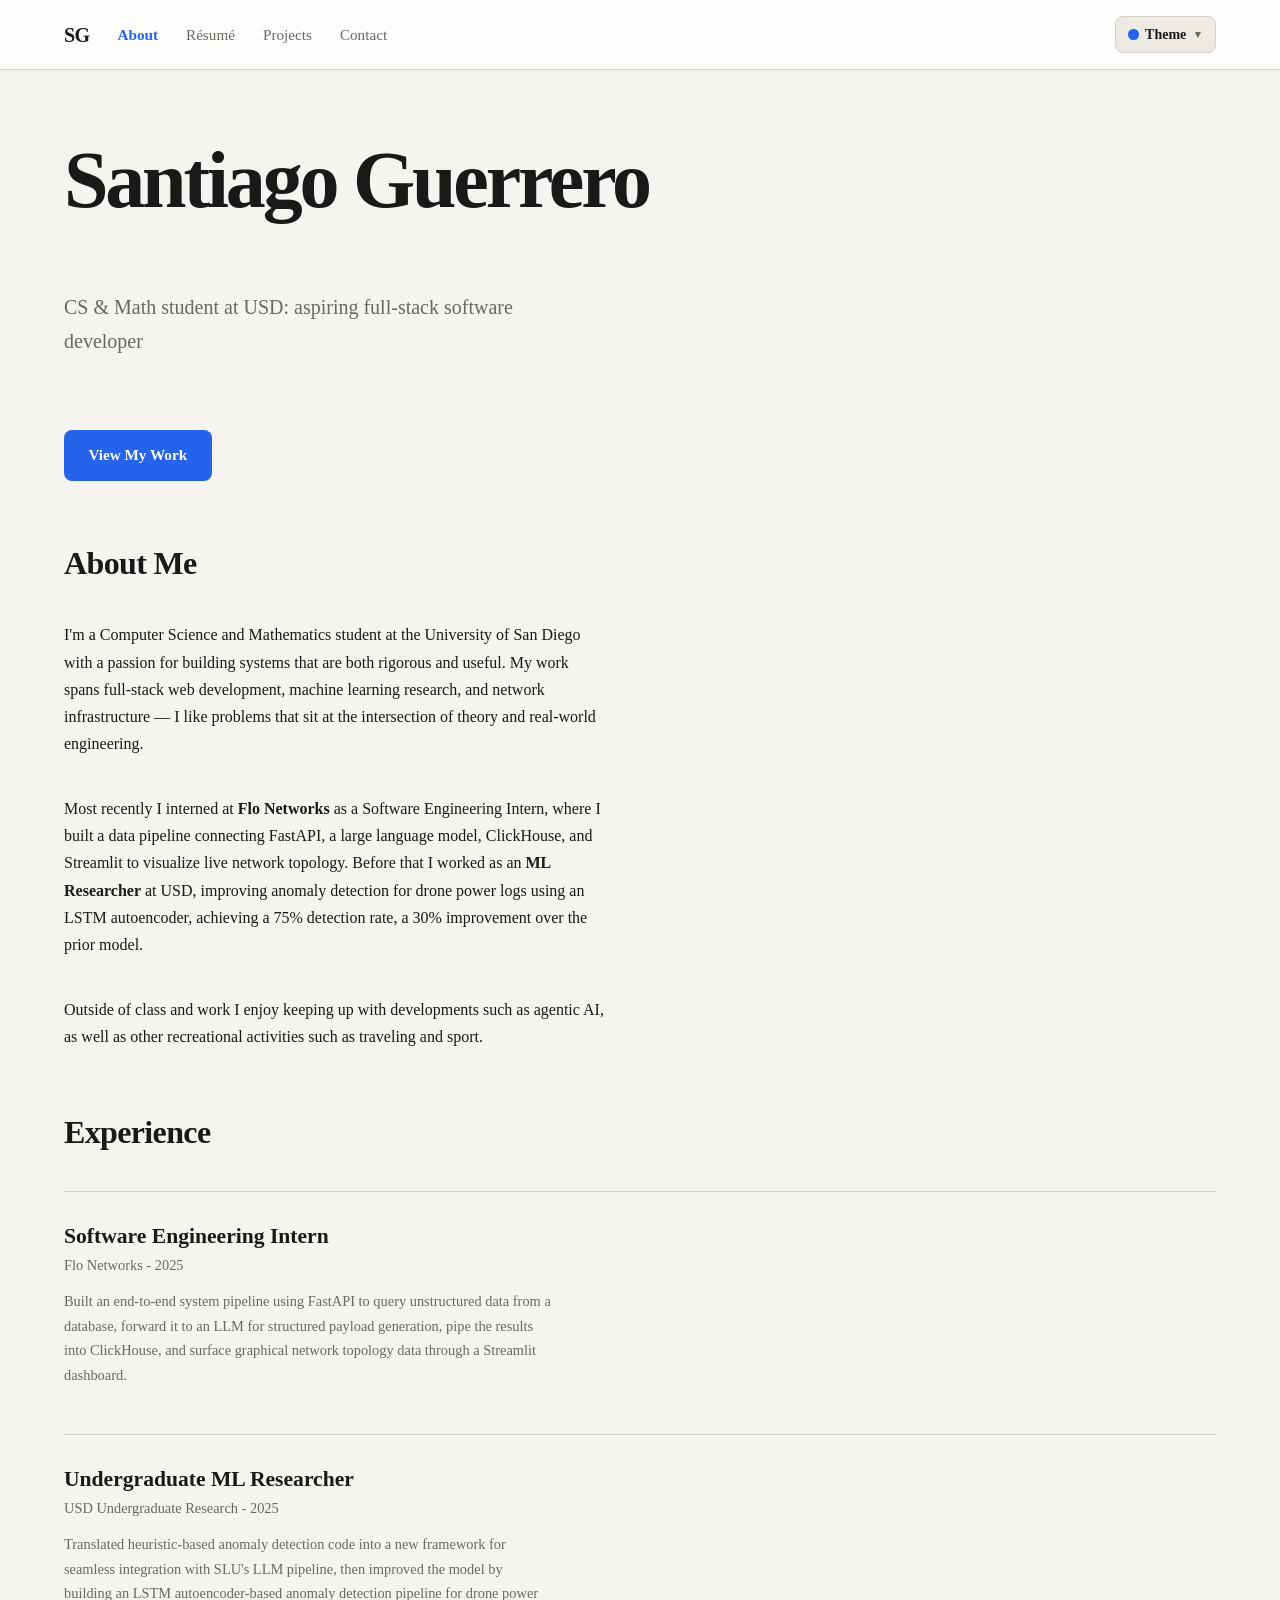
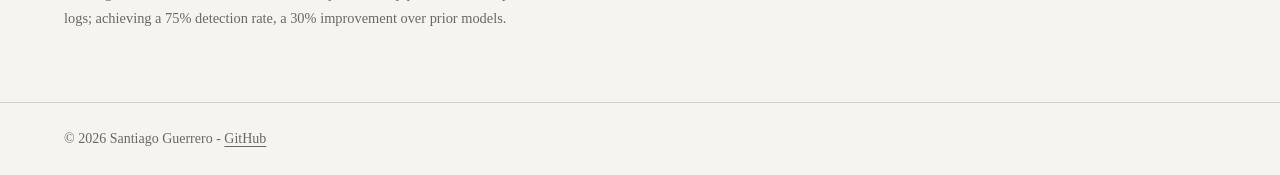
<file: index.html>
<!DOCTYPE html>
<html lang="en" data-theme="default">
<head>
  <meta charset="UTF-8" />
  <meta name="viewport" content="width=device-width, initial-scale=1.0" />
  <script>
    const theme = localStorage.getItem("sg-theme");
    if (theme) document.documentElement.setAttribute("data-theme", theme);
  </script>
  <title>Santiago Guerrero</title>
  <link rel="stylesheet" href="./main.css" />
  <script type="module" src="./scripts/main.js"></script>
</head>
<body>

  <header>
    <nav>
      <a href="./index.html">SG</a>
      <ul>
        <li><a href="./index.html" aria-current="page">About</a></li>
        <li><a href="./resume.html">Résumé</a></li>
        <li><a href="./projects.html">Projects</a></li>
        <li><a href="./contact.html">Contact</a></li>
      </ul>
      <theme-picker></theme-picker>
    </nav>
  </header>

  <main>

    <h1>Santiago Guerrero</h1>
    <p>CS &amp; Math student at USD: aspiring full-stack software developer</p>
    <a href="./projects.html">View My Work</a>

    <section>
      <h2>About Me</h2>
      <p>
        I'm a Computer Science and Mathematics student at the University of San Diego
        with a passion for building systems that are both rigorous and useful. My work
        spans full-stack web development, machine learning research, and network
        infrastructure &mdash; I like problems that sit at the intersection of theory
        and real-world engineering.
      </p>
      <p>
        Most recently I interned at <strong>Flo Networks</strong> as a Software Engineering
        Intern, where I built a data pipeline connecting FastAPI, a large language model,
        ClickHouse, and Streamlit to visualize live network topology. Before that I worked
        as an <strong>ML Researcher</strong> at USD, improving anomaly detection for drone
        power logs using an LSTM autoencoder, achieving a 75% detection rate, a 30%
        improvement over the prior model.
      </p>
      <p>
        Outside of class and work I enjoy keeping up with developments such as agentic AI, 
        as well as other recreational activities such as traveling and sport.
      </p>
    </section>

 
    <section>
      <h2>Experience</h2>

      <ol>

        <li>
          <h3>Software Engineering Intern</h3>
          <p>Flo Networks - <time datetime="2025">2025</time> </p>
          <p>
            Built an end-to-end system pipeline using FastAPI to query unstructured
            data from a database, forward it to an LLM for structured payload generation,
            pipe the results into ClickHouse, and surface graphical network topology
            data through a Streamlit dashboard.
          </p>
        </li>

        <li>
          <h3>Undergraduate ML Researcher</h3>
          <p>USD Undergraduate Research - <time datetime="2025">2025</time></p>
          <p>
            Translated heuristic-based anomaly detection code into a new framework
            for seamless integration with SLU's LLM pipeline, then improved the model
            by building an LSTM autoencoder-based anomaly detection pipeline for drone
            power logs; achieving a 75% detection rate, a 30% improvement over
            prior models.
          </p>
        </li>

      </ol>
    </section>

  </main>

  <footer>
    <p>&copy; <time datetime="2026">2026</time> Santiago Guerrero - 
      <a href="https://github.com/santibanti" >GitHub</a>
    </p>
  </footer>

</body>
</html>
</file>
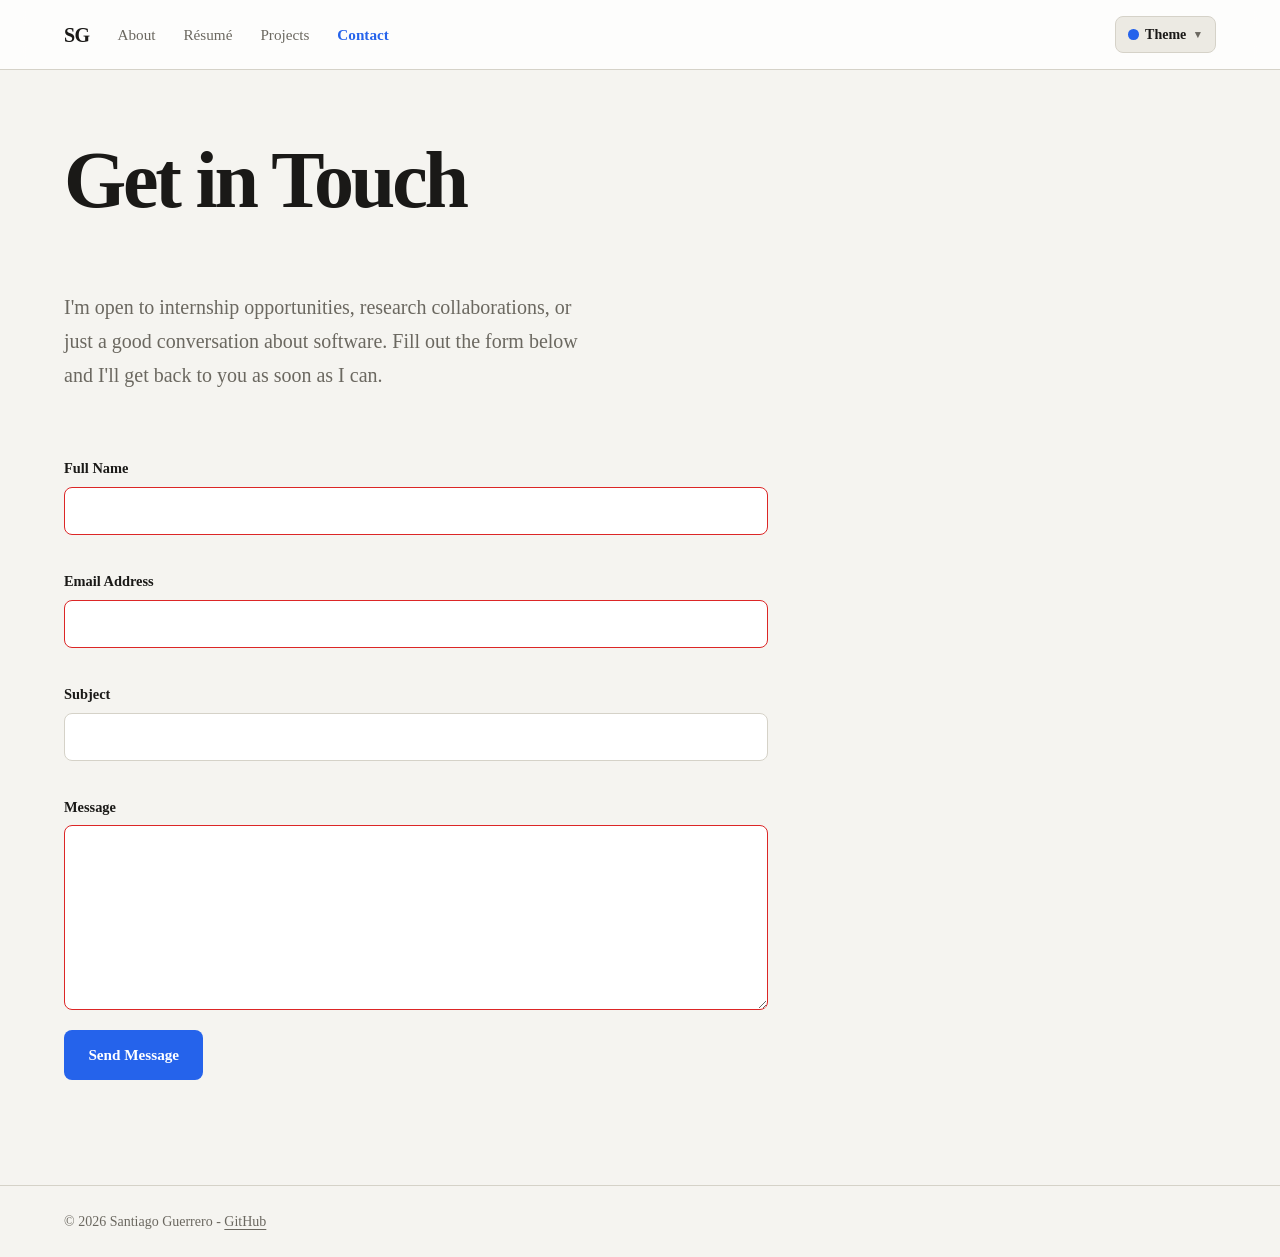
<file: contact.html>
<!DOCTYPE html>
<html lang="en" data-theme="default">
<head>
  <meta charset="UTF-8" />
  <meta name="viewport" content="width=device-width, initial-scale=1.0" />
  <script>
    const theme = localStorage.getItem("sg-theme");
    if (theme) document.documentElement.setAttribute("data-theme", theme);
  </script>
  <title>Contact</title>
  <link rel="stylesheet" href="./main.css" />
  <script type="module" src="./scripts/main.js"></script>
</head>
<body>

  <header>
    <nav>
      <a href="./index.html">SG</a>
      <ul>
        <li><a href="./index.html">About</a></li>
        <li><a href="./resume.html">Résumé</a></li>
        <li><a href="./projects.html">Projects</a></li>
        <li><a href="./contact.html" aria-current="page">Contact</a></li>
      </ul>
      <theme-picker></theme-picker>
    </nav>
  </header>

  <main>
    <h1>Get in Touch</h1>
    <p>
      I'm open to internship opportunities, research collaborations, or just a
      good conversation about software. Fill out the form below and I'll get
      back to you as soon as I can.
    </p>

    <form action="https://formspree.io/f/mzdwzoyd" method="POST">

        <p>
            <label for="name">Full Name</label>
            <input type="text" id="name" name="name" autocomplete="name" required />
        </p>

        <p>
            <label for="email">Email Address</label>
            <input type="email" id="email" name="email" autocomplete="email" required />
        </p>
    
        <p>
            <label for="subject">Subject</label>
            <input type="text" id="subject" name="subject" />
        </p>

        <p>
            <label for="message">Message</label>
            <textarea id="message" name="message" rows="6" required></textarea>
        </p>
    
        <p hidden>
            <label for="gotcha">Leave this blank</label>
            <input type="text" id="gotcha" name="_gotcha" tabindex="-1" autocomplete="off" />
        </p>

        <button type="submit">Send Message</button>

        <p class="form-status" aria-live="polite"></p>
    
    </form>

  </main>

  <footer>
    <p>&copy; <time datetime="2026">2026</time> Santiago Guerrero - 
      <a href="https://github.com/santibanti">GitHub</a>
    </p>
  </footer>

  <script>
    const form = document.querySelector("form");
    const status = document.querySelector(".form-status");

    form.addEventListener("submit", async (event) => {
    event.preventDefault();

    status.textContent = "Sending...";

    const data = new FormData(form);

    try {
        const response = await fetch(form.action, {
        method: form.method,
        body: data,
        headers: {
            Accept: "application/json"
        }
        });

        if (response.ok) {
        form.reset();
        status.textContent = "Message sent successfully!";
        } else {
        status.textContent = "Something went wrong.";
        }
    } catch (error) {
        status.textContent = "Network error.";
    }
    });
  </script>

</body>
</html>
</file>
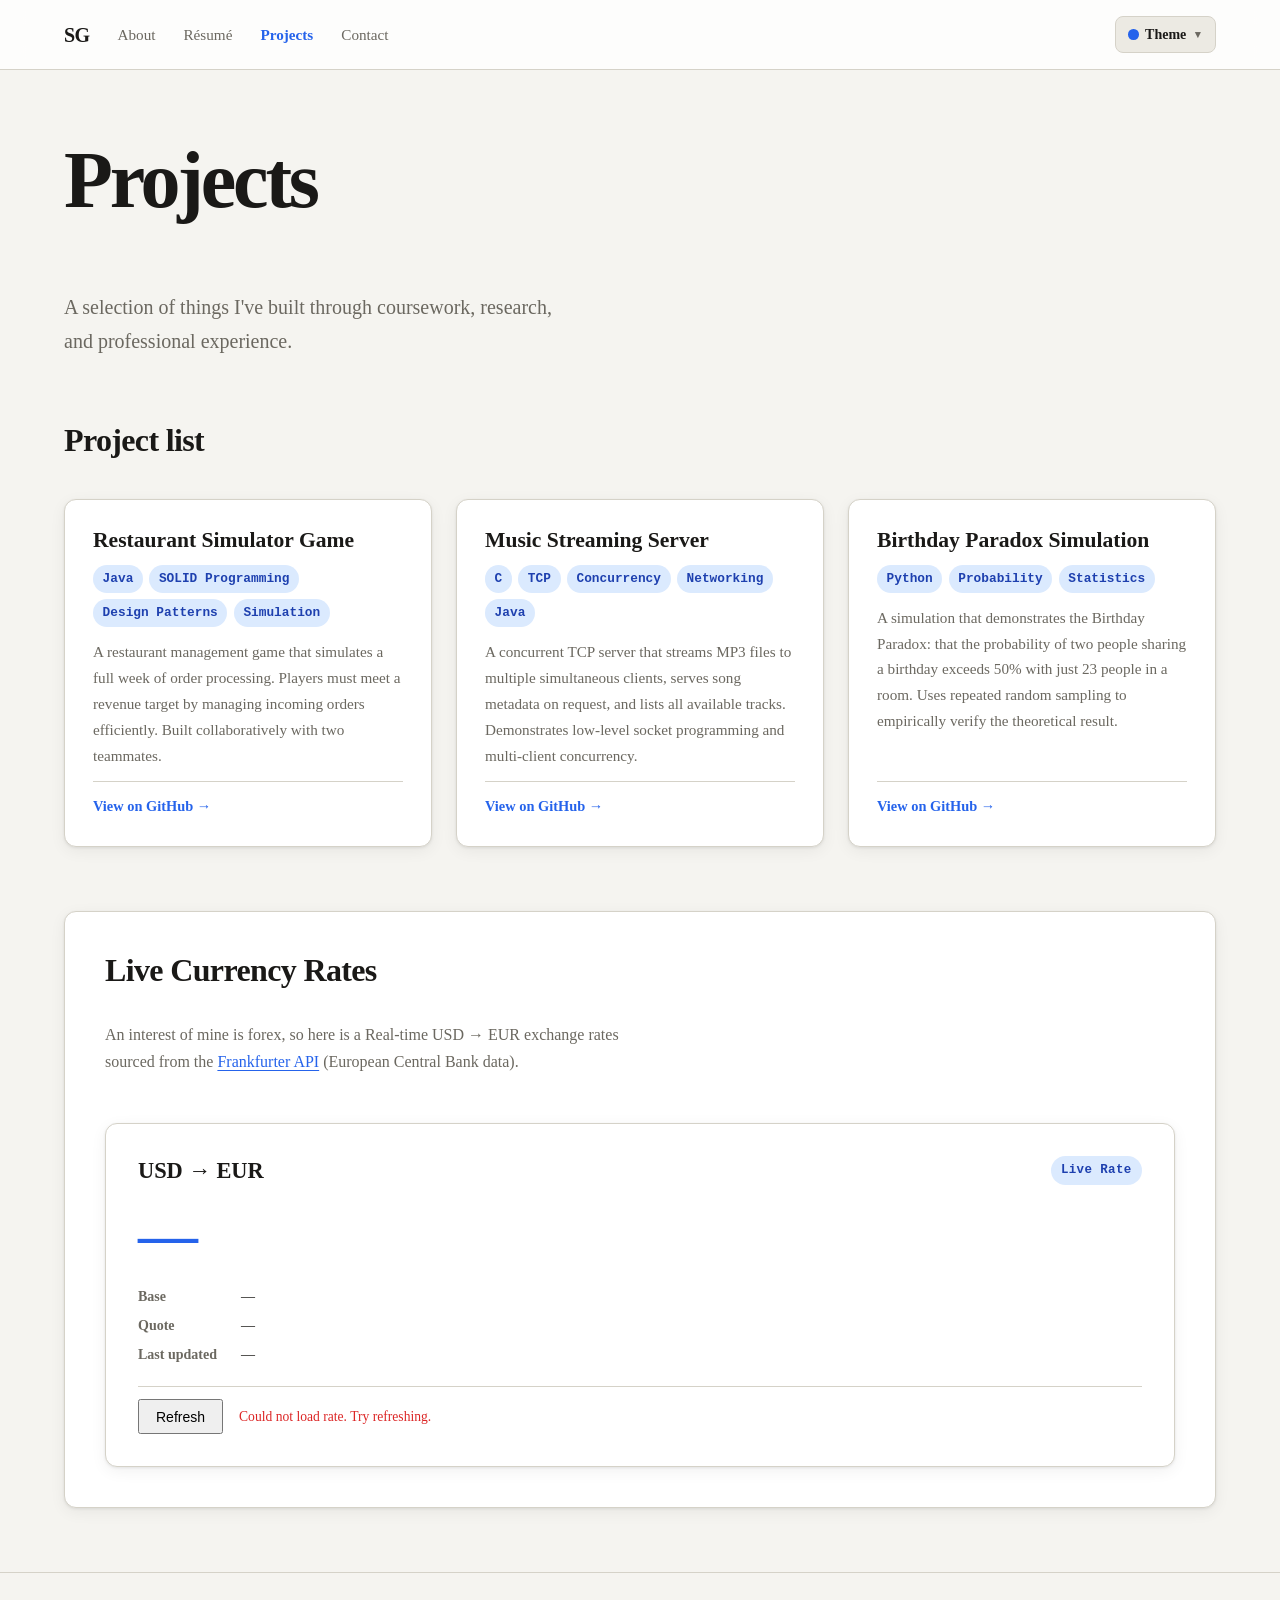
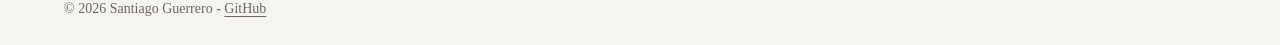
<file: projects.html>
<!DOCTYPE html>
<html lang="en" data-theme="default">
<head>
  <meta charset="UTF-8" />
  <meta name="viewport" content="width=device-width, initial-scale=1.0" />
  <script>
    const theme = localStorage.getItem("sg-theme");
    if (theme) document.documentElement.setAttribute("data-theme", theme);
  </script>
  <title>Projects</title>
  <link rel="stylesheet" href="./main.css" />
  <script type="module" src="./scripts/main.js"></script>
</head>
<body>

  <header>
    <nav>
      <a href="./index.html">SG</a>
      <ul>
        <li><a href="./index.html">About</a></li>
        <li><a href="./resume.html">Résumé</a></li>
        <li><a href="./projects.html" aria-current="page">Projects</a></li>
        <li><a href="./contact.html">Contact</a></li>
      </ul>
      <theme-picker></theme-picker>
    </nav>
  </header>

  <main>

    <h1>Projects</h1>
    <p>A selection of things I've built through coursework, research, and professional experience.</p>

    
    <section>
      <h2>Project list</h2>

      <article>
        <h3>Restaurant Simulator Game</h3>
        <ul aria-label="Technologies used">
            <li>Java</li>
            <li>SOLID Programming</li>
            <li>Design Patterns</li>
            <li>Simulation</li>
        </ul>
        <p>
          A restaurant management game that simulates a full week of order processing.
          Players must meet a revenue target by managing incoming orders efficiently.
          Built collaboratively with two teammates.
        </p>
        <a
            href="https://github.com/usd-comp-305/project-04-gregory-santi-rodrigo"
        >View on GitHub &rarr;</a>
      </article>

      <article>
        <h3>Music Streaming Server</h3>
        <ul aria-label="Technologies used">
            <li>C</li>
            <li>TCP</li>
            <li>Concurrency</li>
            <li>Networking</li>
            <li>Java</li>
        </ul>
        <p>
          A concurrent TCP server that streams MP3 files to multiple simultaneous clients,
          serves song metadata on request, and lists all available tracks. Demonstrates
          low-level socket programming and multi-client concurrency.
        </p>
        <a
            href="https://github.com/santibanti/Streaming-Music-Protocol"
        >View on GitHub &rarr;</a>
      </article>

      <article>
        <h3>Birthday Paradox Simulation</h3>
        <ul aria-label="Technologies used">
            <li>Python</li>
            <li>Probability</li>
            <li>Statistics</li>
        </ul>
        <p>
          A simulation that demonstrates the Birthday Paradox: that the probability
          of two people sharing a birthday exceeds 50% with just 23 people in a room.
          Uses repeated random sampling to empirically verify the theoretical result.
        </p>
        <a
            href="https://github.com/usd-comp-305/project-01-birthday-paradox-santi-alex"
        >View on GitHub &rarr;</a>
      </article>

    </section>

    <section>
      <h2>Live Currency Rates</h2>
      <p>
        An interest of mine is forex, so here is a
        Real-time USD &rarr; EUR exchange rates sourced from the
        <a href="https://www.frankfurter.app/">Frankfurter API</a>
        (European Central Bank data).
      </p>

      <noscript>
        <p>
          JavaScript is required to load live exchange rates.
          You can check current rates at
          <a href="https://www.frankfurter.app/">frankfurter.app</a>.
        </p>
      </noscript>

      <currency-card></currency-card>
    </section>

  </main>

  <footer>
    <p>&copy; <time datetime="2026">2026</time> Santiago Guerrero - 
      <a href="https://github.com/santibanti">GitHub</a>
    </p>
  </footer>

</body>
</html>
</file>
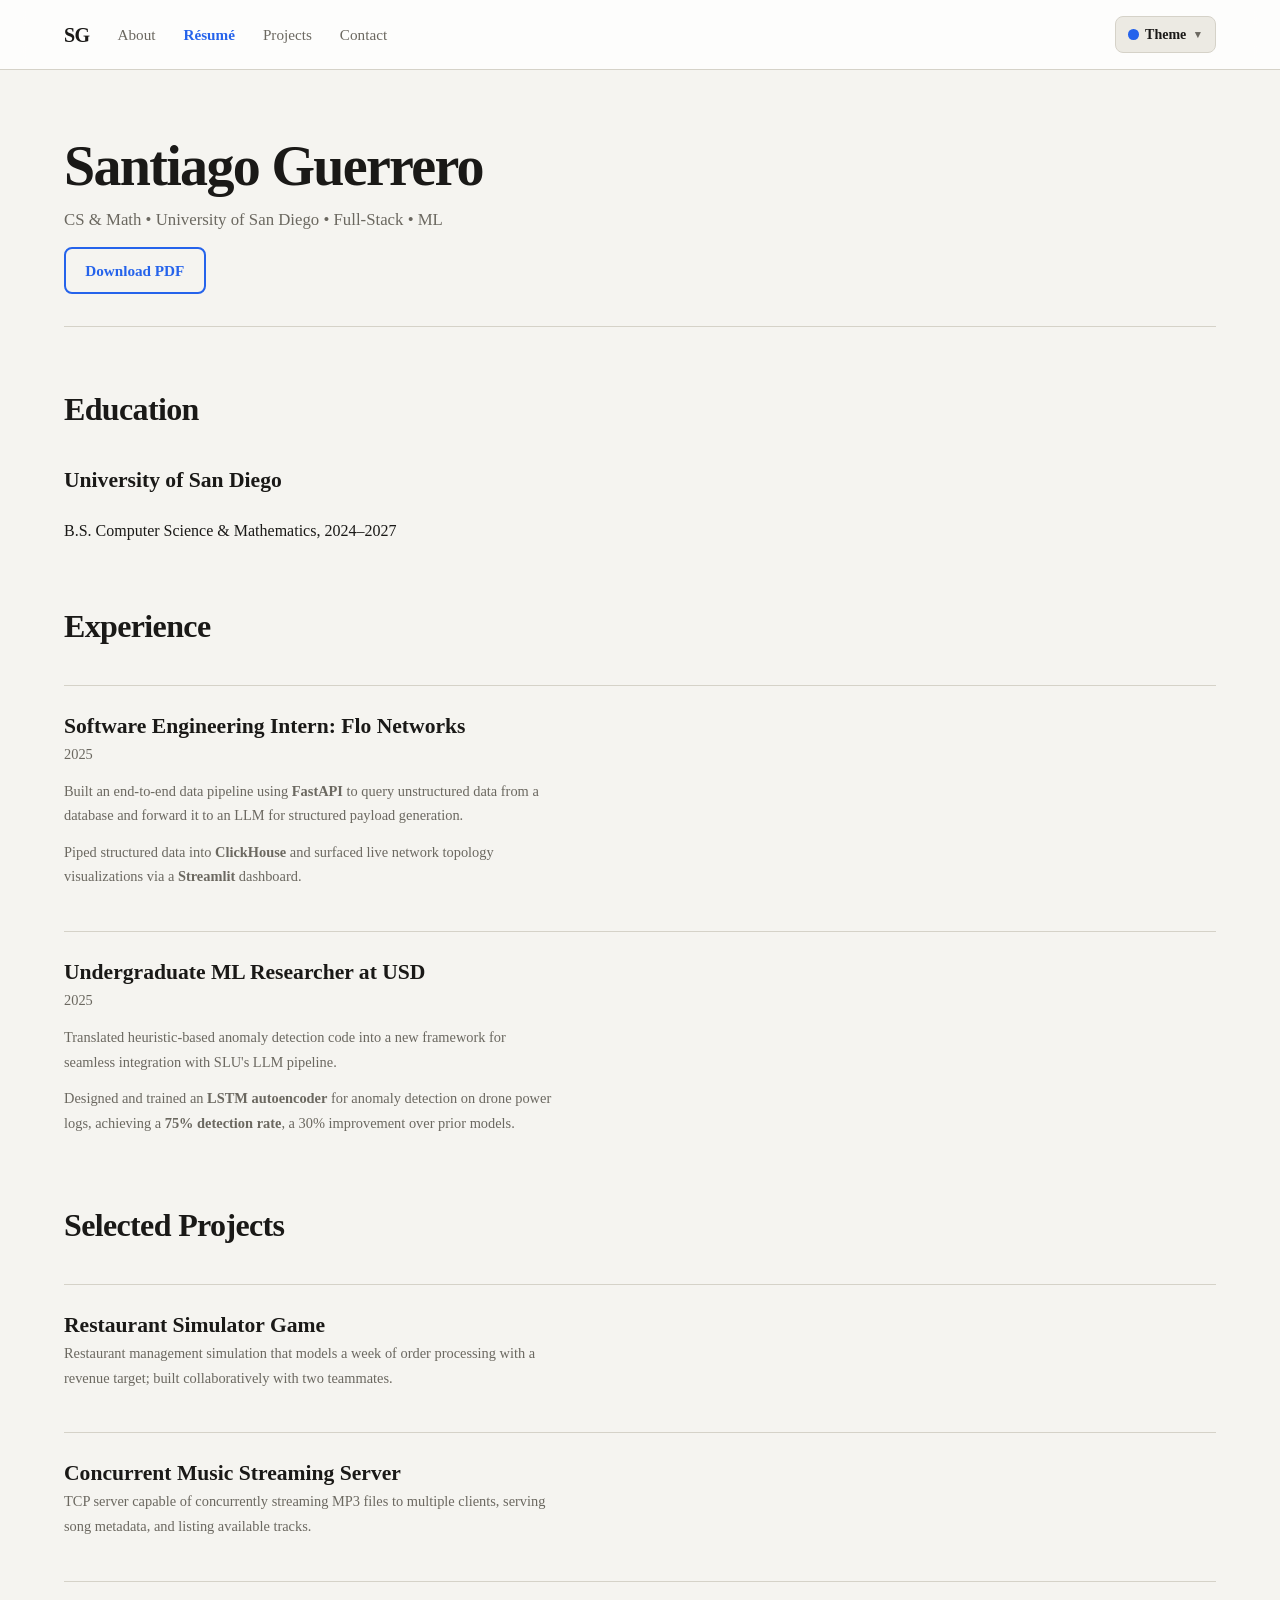
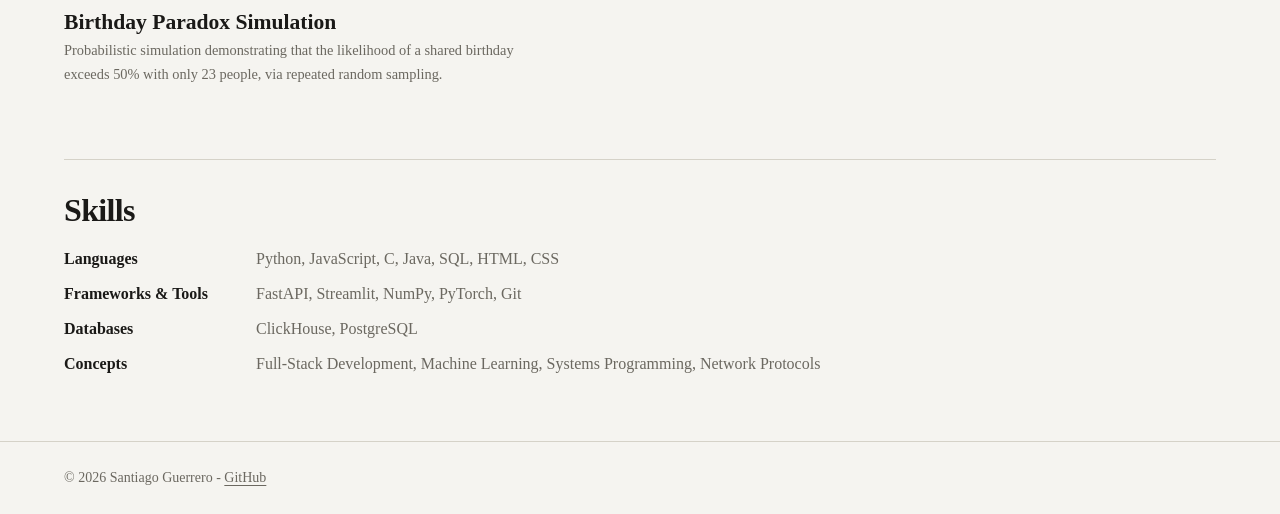
<file: resume.html>
<!DOCTYPE html>
<html lang="en" data-theme="default">
<head>
  <meta charset="UTF-8" />
  <meta name="viewport" content="width=device-width, initial-scale=1.0" />
  <script>
    const theme = localStorage.getItem("sg-theme");
    if (theme) document.documentElement.setAttribute("data-theme", theme);
  </script>
  <title>Résumé: Santiago Guerrero</title>
  <link rel="stylesheet" href="./main.css" />
  <script type="module" src="./scripts/main.js"></script>
</head>
<body>

  <header>
    <nav>
      <a href="./index.html">SG</a>
      <ul>
        <li><a href="./index.html">About</a></li>
        <li><a href="./resume.html" aria-current="page">Résumé</a></li>
        <li><a href="./projects.html">Projects</a></li>
        <li><a href="./contact.html">Contact</a></li>
      </ul>
      <theme-picker></theme-picker>
    </nav>
  </header>

  <main>
    <header>
        <h1>Santiago Guerrero</h1>
        <p>CS &amp; Math &bull; University of San Diego &bull; Full-Stack &bull; ML</p>
        <a href="./assets/santiago-guerrero-resume.pdf" download>
          Download PDF
        </a>
    </header>

    <section>
        <h2>Education</h2>
        <h3>University of San Diego</h3>
        <p> 
            B.S. Computer Science &amp; Mathematics,
            <time datetime="2024">2024</time>&ndash;<time datetime="2027">2027</time>
        </p>
    </section>

    <section>
        <h2>Experience</h2>

        <ul>

            <li>
                <h3>Software Engineering Intern: Flo Networks</h3>  

                <p> <time datetime="2025">2025</time></p>

                <p>
                    Built an end-to-end data pipeline using <strong>FastAPI</strong> to query
                    unstructured data from a database and forward it to an LLM for structured
                    payload generation.
                </p>
            
                <p>
                    Piped structured data into <strong>ClickHouse</strong> and surfaced live
                    network topology visualizations via a <strong>Streamlit</strong> dashboard.
                </p>
            </li>

            <li>
                <h3>Undergraduate ML Researcher at USD</h3>

                <p><time datetime="2025">2025</time> </p>

                <p>
                    Translated heuristic-based anomaly detection code into a new framework
                    for seamless integration with SLU's LLM pipeline.
                </p>
            
                <p>
                    Designed and trained an <strong>LSTM autoencoder</strong> for anomaly
                    detection on drone power logs, achieving a <strong>75% detection rate</strong>, a 30% improvement over prior models.
                </p>
            </li>

        </ul>
    </section>

    <section>
        <h2>Selected Projects</h2>

        <ul>
            <li>
                <h3>Restaurant Simulator Game</h3>
                <p>
                    Restaurant management simulation that models a week
                    of order processing with a revenue target; built
                    collaboratively with two teammates.
                </p>
            </li>

            <li>
                <h3>Concurrent Music Streaming Server</h3>
                <p>
                    TCP server capable of concurrently streaming MP3 files to multiple clients,
                    serving song metadata, and listing available tracks.
                </p>
            </li>

            <li>
                <h3>Birthday Paradox Simulation</h3>
                <p>
                    Probabilistic simulation demonstrating that the likelihood of a shared
                    birthday exceeds 50% with only 23 people, via repeated random sampling.
                </p>
            </li>

        </ul>
    </section>

    <footer>
        <h2>Skills</h2>

        <dl>
            <dt>Languages</dt>
            <dd>Python, JavaScript, C, Java, SQL, HTML, CSS</dd>

            <dt>Frameworks &amp; Tools</dt>
            <dd>FastAPI, Streamlit, NumPy, PyTorch, Git</dd>

            <dt>Databases</dt>
            <dd>ClickHouse, PostgreSQL</dd>

            <dt>Concepts</dt>
            <dd>Full-Stack Development, Machine Learning, Systems Programming, Network Protocols</dd>
        </dl>

    </footer>

  </main>

  <footer>
    <p>&copy; <time datetime="2026">2026</time> Santiago Guerrero - 
      <a href="https://github.com/santibanti">GitHub</a>
    </p>
  </footer>

</body>
</html>
</file>
<file: main.css>
/* 
   Structure:
   1. Theme definitions
   2. Reset & base
   3. Typography
   4. Layout primitives
   5. Header & nav
   6. Hero
   7. Index page — about & experience
   8. Résumé page
   9. Projects page
   10. Contact page
   11. Footer
   12. Utilities
   13. Reduced motion
*/


/* ============================================================
   1. THEME DEFINITIONS
   ============================================================ */

   [data-theme="default"] {
    --bg:          #f5f4f0;
    --bg-alt:      #eceae3;
    --surface:     #ffffff;
    --border:      #d5d2c8;
    --text:        #1a1917;
    --text-muted:  #6b6860;
    --accent:      #2563eb;
    --accent-hover:#1d4ed8;
    --accent-text: #ffffff;
    --tag-bg:      #dbeafe;
    --tag-text:    #1e40af;
    --nav-bg:      #ffffffcc;
    --shadow:      0 1px 3px rgb(0 0 0 / 0.08), 0 4px 16px rgb(0 0 0 / 0.06);
  }
  
  [data-theme="goenka"] {
    --bg:          #fdf6e3;
    --bg-alt:      #f5e6c0;
    --surface:     #fffdf5;
    --border:      #d4a84b;
    --text:        #2c1e06;
    --text-muted:  #7a5c2e;
    --accent:      #b8621a;
    --accent-hover:#93490e;
    --accent-text: #fffdf5;
    --tag-bg:      #fde8c0;
    --tag-text:    #7a3e10;
    --nav-bg:      #fffdf5cc;
    --shadow:      0 1px 3px rgb(44 30 6 / 0.10), 0 4px 16px rgb(44 30 6 / 0.07);
  }
  
  [data-theme="rose"] {
    --bg:          #fff1f2;
    --bg-alt:      #ffe4e6;
    --surface:     #ffffff;
    --border:      #fda4af;
    --text:        #1a0608;
    --text-muted:  #7f3040;
    --accent:      #e11d48;
    --accent-hover:#be123c;
    --accent-text: #ffffff;
    --tag-bg:      #ffe4e6;
    --tag-text:    #9f1239;
    --nav-bg:      #fff1f2cc;
    --shadow:      0 1px 3px rgb(225 29 72 / 0.08), 0 4px 16px rgb(225 29 72 / 0.07);
  }
  
  [data-theme="grimoire"] {
    --bg:          #0f0d0a;
    --bg-alt:      #1a1610;
    --surface:     #16120d;
    --border:      #4a3f28;
    --text:        #e8dfc8;
    --text-muted:  #8c7d60;
    --accent:      #8b5cf6;
    --accent-hover:#7c3aed;
    --accent-text: #ffffff;
    --tag-bg:      #2e1f4a;
    --tag-text:    #c4b5fd;
    --nav-bg:      #16120dcc;
    --shadow:      0 1px 3px rgb(0 0 0 / 0.4), 0 4px 16px rgb(0 0 0 / 0.3);
  }
  
  [data-theme="ocean"] {
    --bg:          #f0f7ff;
    --bg-alt:      #dbeeff;
    --surface:     #ffffff;
    --border:      #7ec8e3;
    --text:        #03141f;
    --text-muted:  #2e6a8a;
    --accent:      #0284c7;
    --accent-hover:#0369a1;
    --accent-text: #ffffff;
    --tag-bg:      #e0f2fe;
    --tag-text:    #075985;
    --nav-bg:      #f0f7ffcc;
    --shadow:      0 1px 3px rgb(2 132 199 / 0.08), 0 4px 16px rgb(2 132 199 / 0.07);
  }
  
  
  /* ============================================================
     2. RESET & BASE
     ============================================================ */
  
  *, *::before, *::after {
    box-sizing: border-box;
    margin: 0;
    padding: 0;
  }
  
  html {
    scroll-behavior: smooth;
  }
  
  body {
    background-color: var(--bg);
    color: var(--text);
    font-family: "Georgia", "Times New Roman", serif;
    font-size: 1rem;
    line-height: 1.7;
    min-block-size: 100vh;
    display: grid;
    grid-template-rows: auto 1fr auto;
    transition: background-color 0.25s ease, color 0.25s ease;
  }
  
  
  /* ============================================================
     3. TYPOGRAPHY
     ============================================================ */
  
  h1, h2, h3, h4 {
    font-family: "Georgia", serif;
    line-height: 1.15;
    color: var(--text);
    text-wrap: balance;
  }
  
  h1 { font-size: clamp(2.2rem, 5vw, 3.5rem); letter-spacing: -0.03em; }
  h2 { font-size: clamp(1.4rem, 3vw, 2rem);   letter-spacing: -0.02em; margin-block-end: 1rem; }
  h3 { font-size: clamp(1.1rem, 2vw, 1.35rem); }
  
  p { max-width: 68ch; }
  p + p { margin-block-start: 0.85em; }
  
  a {
    color: var(--accent);
    text-decoration: underline;
    text-underline-offset: 0.2em;
    transition: color 0.15s ease;
  }
  
  a:hover, a:focus-visible {
    color: var(--accent-hover);
  }
  
  a:focus-visible {
    outline: 0.2rem solid var(--accent);
    outline-offset: 0.25rem;
    border-radius: 2px;
  }
  
  strong { font-weight: 700; }
  time   { font-variant-numeric: tabular-nums; }
  
  /* Scoped to main so nav lists are never affected */
  main ul, main ol {
    padding-inline-start: 1.5rem;
  }
  
  li + li {
    margin-block-start: 0.4em;
  }
  
  dt {
    font-weight: 700;
    color: var(--text);
  }
  
  dd {
    color: var(--text-muted);
    padding-inline-start: 1rem;
  }
  
  
  /* ============================================================
     4. LAYOUT PRIMITIVES
     ============================================================ */
  
  main {
    width: min(100% - 3rem, 72rem);
    margin-inline: auto;
    padding-block: 4rem;
    display: flex;
    flex-direction: column;
    gap: 4rem;
  }
  
  main > section {
    display: flex;
    flex-direction: column;
    gap: 1.5rem;
  }
  
  
  /* ============================================================
     5. HEADER & NAV
     ============================================================ */
  
  header:has(nav) {
    position: sticky;
    top: 0;
    z-index: 100;
    background-color: var(--nav-bg);
    backdrop-filter: blur(12px);
    -webkit-backdrop-filter: blur(12px);
    border-block-end: 1px solid var(--border);
    transition: background-color 0.25s ease, border-color 0.25s ease;
  }
  
  header > nav {
    width: min(100% - 3rem, 72rem);
    margin-inline: auto;
    padding-block: 1rem;
    display: flex;
    flex-direction: row;
    align-items: center;
    gap: 1rem;
  }
  
  /* Logo */
  header > nav > a {
    font-size: 1.25rem;
    font-weight: 700;
    font-family: "Georgia", serif;
    color: var(--text);
    text-decoration: none;
    letter-spacing: -0.03em;
    flex-shrink: 0;
  }
  
  header > nav > a:hover {
    color: var(--accent);
  }
  
  /* Nav link list */
  header > nav > ul {
    list-style: none;
    padding: 0;
    margin: 0;
    display: flex;
    flex-direction: row;
    flex-wrap: nowrap;
    gap: 0.25rem;
    flex: 1;
  }
  
  header > nav > ul > li {
    margin: 0;
  }
  
  header > nav > ul a {
    display: block;
    padding: 0.35rem 0.75rem;
    border-radius: 6px;
    color: var(--text-muted);
    text-decoration: none;
    font-size: 0.95rem;
    transition: color 0.15s ease, background-color 0.15s ease;
  }
  
  header > nav > ul a:hover {
    color: var(--text);
    background-color: var(--bg-alt);
  }
  
  header > nav > ul a[aria-current="page"] {
    color: var(--accent);
    font-weight: 600;
  }
  
  theme-picker {
    flex-shrink: 0;
    margin-inline-start: auto;
  }
  
  
  /* ============================================================
     6. HERO (index.html)
     The h1, subtitle p, and CTA link sit directly in <main>
     before the first <section> — we target them by position.
     ============================================================ */
  
  /* The h1 directly in main is the hero heading */
  main > h1 {
    font-size: clamp(2.8rem, 7vw, 5rem);
    letter-spacing: -0.04em;
  }
  
  /* The p directly after the h1 is the subtitle */
  main > h1 + p {
    font-size: clamp(1.05rem, 2vw, 1.25rem);
    color: var(--text-muted);
    max-width: 52ch;
  }
  
  /* The <a> directly in main is the CTA button */
  main > a {
    display: inline-block;
    align-self: flex-start;
    margin-block-start: 0.5rem;
    padding: 0.65rem 1.4rem;
    background-color: var(--accent);
    color: var(--accent-text);
    border-radius: 8px;
    text-decoration: none;
    font-size: 0.95rem;
    font-weight: 600;
    font-family: "Georgia", serif;
    border: 2px solid transparent;
    cursor: pointer;
    transition: background-color 0.15s ease, transform 0.1s ease;
  }
  
  main > a:hover,
  main > a:focus-visible {
    background-color: var(--accent-hover);
    color: var(--accent-text);
    transform: translateY(-1px);
  }
  
  
  /* ============================================================
     7. INDEX PAGE — ABOUT & EXPERIENCE
     ============================================================ */
  
  main > section > ol {
    list-style: none;
    padding: 0;
    display: flex;
    flex-direction: column;
    gap: 2rem;
  }
  
  main > section > ol > li {
    padding-block-start: 2rem;
    border-block-start: 1px solid var(--border);
    padding-inline-start: 0;
  }
  
  main > section > ol > li > h3 {
    margin-block-end: 0.25rem;
  }
  
  main > section > ol > li > p {
    color: var(--text-muted);
    font-size: 0.9rem;
    margin-block-end: 0.5rem;
  }
  
  
  /* ============================================================
     8. RÉSUMÉ PAGE (resume.html)
     resume.html structure:
       main
         header        ← identity block
         section       ← education
         section       ← experience (ul)
         section       ← projects (ul)
         footer        ← skills (dl)
     ============================================================ */
  
  /* Identity block */
  main > header {
    padding-block-end: 2rem;
    border-block-end: 1px solid var(--border);
    display: flex;
    flex-direction: column;
    gap: 0.5rem;
  }
  
  main > header > p {
    color: var(--text-muted);
    font-size: 1.05rem;
  }
  
  /* Download link styled as outline button */
  main > header > a {
    display: inline-block;
    margin-block-start: 0.25rem;
    padding: 0.55rem 1.2rem;
    background-color: transparent;
    color: var(--accent);
    border: 2px solid var(--accent);
    border-radius: 8px;
    text-decoration: none;
    font-size: 0.95rem;
    font-weight: 600;
    font-family: "Georgia", serif;
    cursor: pointer;
    transition: background-color 0.15s ease, color 0.15s ease;
    align-self: flex-start;
  }
  
  main > header > a:hover,
  main > header > a:focus-visible {
    background-color: var(--accent);
    color: var(--accent-text);
  }
  
  /* Experience and projects entry lists */
  main > section > ul {
    list-style: none;
    padding: 0;
    display: flex;
    flex-direction: column;
    gap: 1.75rem;
  }
  
  main > section > ul > li {
    padding-block-start: 1.75rem;
    border-block-start: 1px solid var(--border);
  }
  
  main > section > ul > li > h3 {
    margin-block-end: 0.2rem;
  }
  
  main > section > ul > li > p {
    color: var(--text-muted);
    font-size: 0.9rem;
    margin-block-end: 0.5rem;
  }
  
  /* Skills footer — resume.html uses <footer> for the skills block */
  main > footer {
    padding-block-start: 2rem;
    border-block-start: 1px solid var(--border);
  }
  
  main > footer > h2 {
    margin-block-end: 1rem;
  }
  
  /* Skills definition list */
  main > footer > dl {
    display: grid;
    grid-template-columns: max-content 1fr;
    gap: 0.5rem 2rem;
    align-items: baseline;
  }
  
  main > footer > dl > dt {
    white-space: nowrap;
  }
  
  
  /* ============================================================
     9. PROJECTS PAGE (projects.html)
     ============================================================ */
  
  /* Project cards grid — only sections that contain articles get grid layout.
     :has(> article) ensures this never fires on about/resume sections */
  main > section:has(> article) {
    display: grid !important;
    grid-template-columns: repeat(auto-fill, minmax(min(100%, 22rem), 1fr));
    gap: 1.5rem;
  }
  
  main > section:has(> article) > article {
    background-color: var(--surface);
    border: 1px solid var(--border);
    border-radius: 12px;
    padding: clamp(1.25rem, 3vw, 1.75rem);
    display: flex;
    flex-direction: column;
    gap: 0.75rem;
    box-shadow: var(--shadow);
    transition: transform 0.15s ease, box-shadow 0.15s ease;
  }
  
  main > section:has(> article) > article:hover {
    transform: translateY(-2px);
    box-shadow: var(--shadow), 0 8px 24px rgb(0 0 0 / 0.08);
  }
  
  /* h2 must span all columns so cards start on a fresh row */
  main > section:has(> article) > h2 {
    grid-column: 1 / -1;
  }
  
  main > section:has(> article) > article > h3 {
    margin: 0;
  }
  
  /* Tech tag list */
  main > section:has(> article) > article > ul {
    list-style: none;
    padding: 0;
    margin: 0;
    display: flex;
    flex-wrap: wrap;
    gap: 0.4rem;
  }
  
  main > section:has(> article) > article > ul > li {
    margin: 0;
    padding: 0.2rem 0.6rem;
    background-color: var(--tag-bg);
    color: var(--tag-text);
    border-radius: 999px;
    font-size: 0.8rem;
    font-weight: 600;
    font-family: "Courier New", monospace;
  }
  
  main > section:has(> article) > article > p {
    flex: 1;
    color: var(--text-muted);
    font-size: 0.95rem;
    max-width: unset;
  }
  
  main > section:has(> article) > article > a {
    padding-block-start: 0.75rem;
    border-block-start: 1px solid var(--border);
    font-size: 0.9rem;
    font-weight: 600;
    text-decoration: none;
    margin-block-start: auto;
  }
  
  main > section:has(> article) > article > a:hover {
    text-decoration: underline;
  }
  
  /* Currency widget — only sections containing currency-card */
  main > section:has(> currency-card) {
    background-color: var(--surface);
    border: 1px solid var(--border);
    border-radius: 12px;
    box-shadow: var(--shadow);
    padding: clamp(1.5rem, 4vw, 2.5rem);
  }
  
  main > section:has(> currency-card) > h2 {
    margin-block-end: 0.5rem;
  }
  
  main > section:has(> currency-card) > p {
    color: var(--text-muted);
    margin-block-end: 1.5rem;
  }
  
  /* Make the card stretch full width inside the section */
  main > section:has(> currency-card) > currency-card {
    display: block;
    max-width: unset;
  }
  
  /* Override the card's internal max-width so it fills the space */
  main > section:has(> currency-card) currency-card article {
    max-width: unset;
  }
  
  
  /* ============================================================
     10. CONTACT PAGE (contact.html)
     ============================================================ */
  
  form {
    display: flex;
    flex-direction: column;
    gap: 1.25rem;
    max-width: 44rem;
  }
  
  form > p {
    display: flex;
    flex-direction: column;
    gap: 0.4rem;
    max-width: unset;
  }
  
  /* Honeypot must stay hidden regardless of flex rules */
  form > p[hidden] {
    display: none;
  }
  
  form label {
    font-size: 0.9rem;
    font-weight: 600;
    color: var(--text);
  }
  
  form input,
  form textarea {
    width: 100%;
    padding: 0.6rem 0.85rem;
    background-color: var(--surface);
    color: var(--text);
    border: 1.5px solid var(--border);
    border-radius: 8px;
    font: inherit;
    font-size: 1rem;
    transition: border-color 0.15s ease, box-shadow 0.15s ease;
  }
  
  form input:focus,
  form textarea:focus {
    outline: none;
    border-color: var(--accent);
    box-shadow: 0 0 0 3px color-mix(in srgb, var(--accent) 20%, transparent);
  }
  
  form input:invalid:not(:placeholder-shown),
  form textarea:invalid:not(:placeholder-shown) {
    border-color: #dc2626;
  }
  
  form textarea {
    resize: vertical;
    min-block-size: 8rem;
  }
  
  form button[type="submit"] {
    align-self: flex-start;
    padding: 0.65rem 1.4rem;
    background-color: var(--accent);
    color: var(--accent-text);
    border: 2px solid transparent;
    border-radius: 8px;
    font: inherit;
    font-size: 0.95rem;
    font-weight: 600;
    cursor: pointer;
    transition: background-color 0.15s ease, transform 0.1s ease;
  }
  
  form button[type="submit"]:hover,
  form button[type="submit"]:focus-visible {
    background-color: var(--accent-hover);
    transform: translateY(-1px);
  }
  
  form button[type="submit"]:focus-visible {
    outline: 0.2rem solid var(--accent);
    outline-offset: 0.2rem;
  }
  
  .form-status {
    font-size: 0.9rem;
    color: var(--text-muted);
    min-block-size: 1.4em;
    max-width: unset;
  }
  
  
  /* ============================================================
     11. FOOTER
     ============================================================ */
  
  body > footer {
    border-block-start: 1px solid var(--border);
    padding-block: 1.5rem;
    transition: border-color 0.25s ease;
  }
  
  body > footer > p {
    width: min(100% - 3rem, 72rem);
    margin-inline: auto;
    font-size: 0.875rem;
    color: var(--text-muted);
    max-width: unset;
  }
  
  body > footer a {
    color: var(--text-muted);
  }
  
  body > footer a:hover {
    color: var(--accent);
  }
  
  
  /* ============================================================
     12. UTILITIES
     ============================================================ */
  
  body.theme-transitioning * {
    transition:
      background-color 0.25s ease,
      color 0.25s ease,
      border-color 0.25s ease !important;
  }
  
  
  /* ============================================================
     13. REDUCED MOTION
     ============================================================ */
  
  @media (prefers-reduced-motion: reduce) {
    *, *::before, *::after {
      animation-duration: 0.01ms !important;
      animation-iteration-count: 1 !important;
      transition-duration: 0.01ms !important;
      scroll-behavior: auto !important;
    }
  }
</file>
